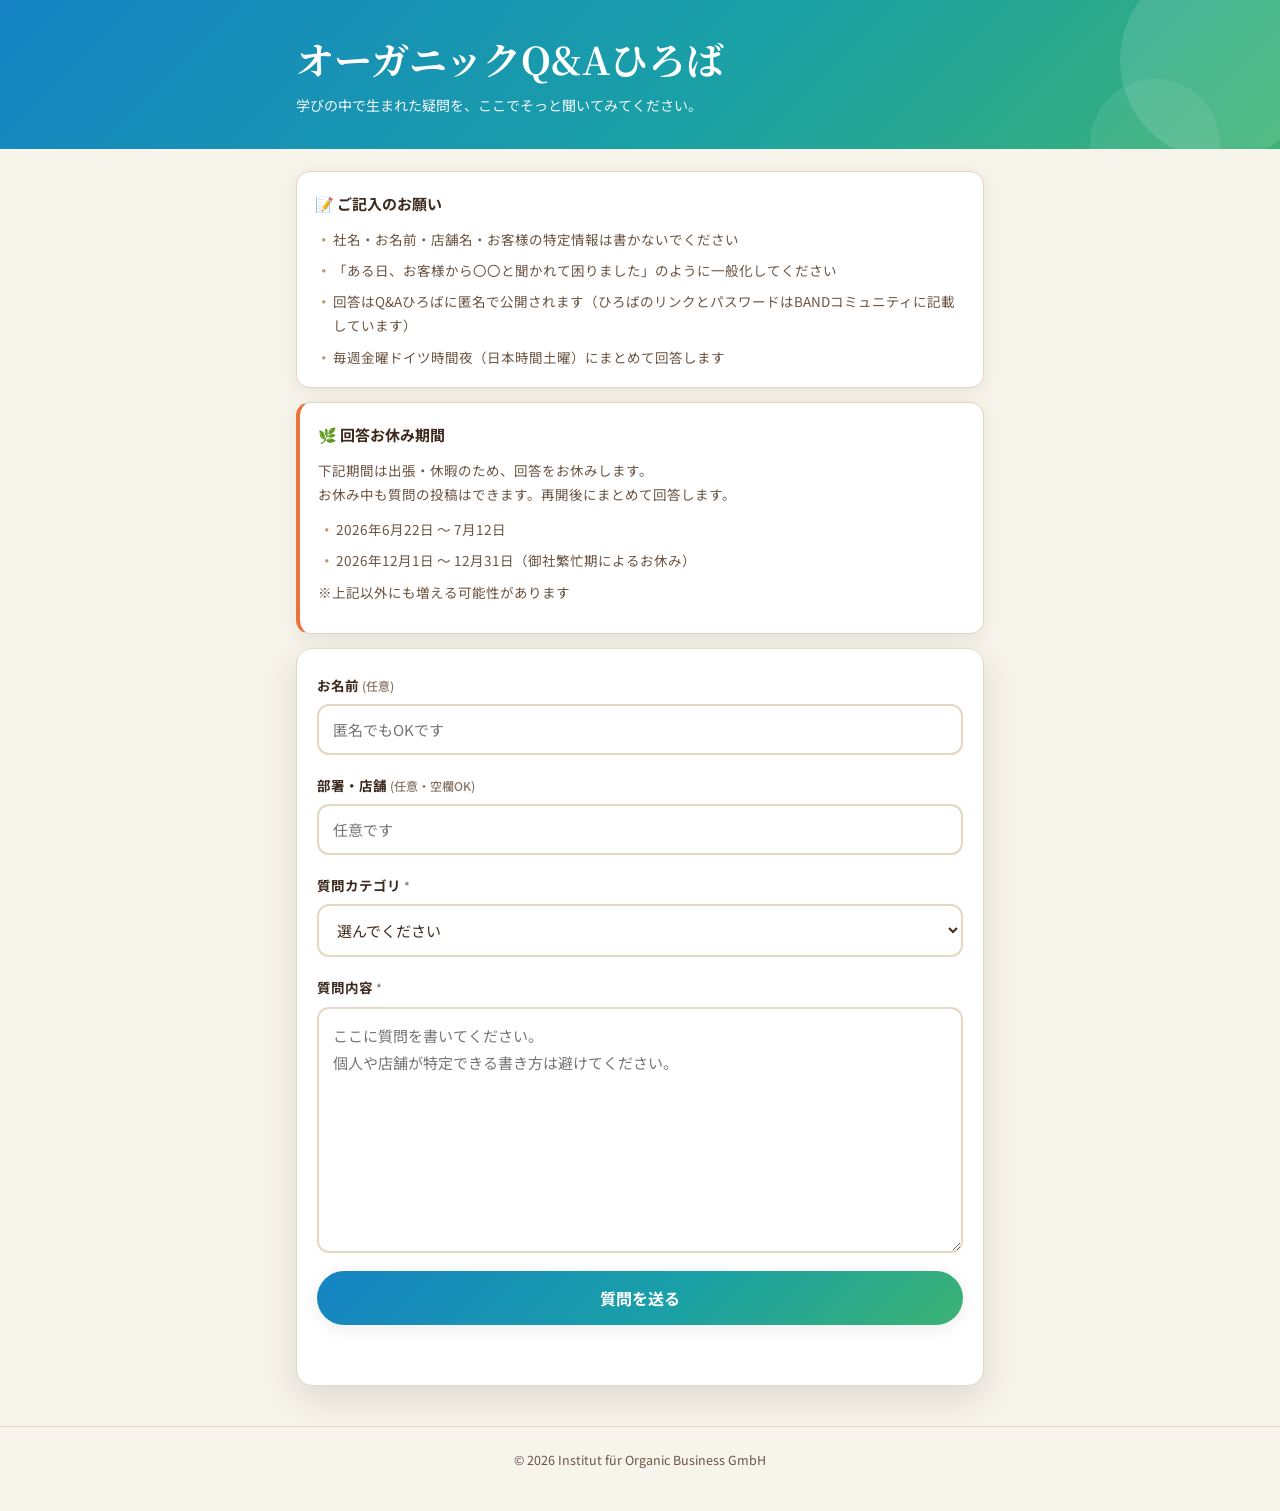
<file: index.html>
<!DOCTYPE html>
<html lang="ja">
<head>
<meta charset="UTF-8">
<meta name="viewport" content="width=device-width, initial-scale=1.0, viewport-fit=cover">
<meta name="robots" content="noindex, nofollow">
<title>オーガニックQ&Aひろば｜質問する</title>
<meta name="theme-color" content="#1583c4">
<link rel="preconnect" href="https://fonts.googleapis.com">
<link rel="preconnect" href="https://fonts.gstatic.com" crossorigin>
<link href="https://fonts.googleapis.com/css2?family=Noto+Sans+JP:wght@400;500;700&family=Noto+Serif+JP:wght@600;700&display=swap" rel="stylesheet">
<style>
  :root{
    --blue:#1583c4; --blue-dark:#0f6ba3;
    --cream:#f7f4ec; --card:#fff;
    --brown:#3d2a1e; --brown-mid:#6b5544; --brown-soft:#8a7565;
    --tan:#b89a6f; --tan-line:#e3d8c4; --orange:#e8743c;
    --shadow:0 4px 18px rgba(61,42,30,.08); --shadow-lg:0 12px 36px rgba(61,42,30,.14);
  }
  *{box-sizing:border-box;margin:0;padding:0}
  body{font-family:"Noto Sans JP",sans-serif;background:var(--cream);color:var(--brown);line-height:1.8;-webkit-font-smoothing:antialiased;padding-bottom:env(safe-area-inset-bottom);}
  .serif{font-family:"Noto Serif JP",serif;}
  a{color:var(--blue-dark);}
  .hidden{display:none !important;}

  .wrap{max-width:720px;margin:0 auto;padding:0 16px;}

  /* ヘッダー（ワクワク・グラデ） */
  header{position:relative;overflow:hidden;color:#fff;padding:calc(34px + env(safe-area-inset-top)) 22px 30px;
    background:linear-gradient(135deg,#1583c4 0%,#1aa0a6 55%,#3bb273 100%);}
  header::after{content:"";position:absolute;right:-40px;top:-40px;width:200px;height:200px;border-radius:50%;background:rgba(255,255,255,.12);}
  header::before{content:"";position:absolute;right:60px;bottom:-60px;width:130px;height:130px;border-radius:50%;background:rgba(255,255,255,.08);}
  header h1{font-size:clamp(24px,6.4vw,38px);font-weight:700;line-height:1.3;position:relative;}
  header .lead{font-size:14px;opacity:.95;margin-top:10px;max-width:560px;position:relative;}
  header .archive-link{display:inline-block;margin-top:16px;background:rgba(255,255,255,.2);border:1px solid rgba(255,255,255,.4);border-radius:999px;padding:7px 18px;font-size:13px;font-weight:700;color:#fff;text-decoration:none;position:relative;}

  main{padding:22px 0 40px;}

  /* お知らせカード */
  .notice{background:var(--card);border:1px solid var(--tan-line);border-radius:14px;box-shadow:var(--shadow);padding:18px 18px;margin-bottom:14px;}
  .notice h2{font-size:15px;font-weight:700;margin-bottom:10px;color:var(--brown);}
  .notice ul{list-style:none;display:grid;gap:7px;}
  .notice li{font-size:13.5px;color:var(--brown-mid);padding-left:18px;position:relative;}
  .notice li:before{content:"・";position:absolute;left:2px;color:var(--tan);font-weight:700;}
  .notice-vacation{border-left:4px solid var(--orange);}
  .notice-vacation p{font-size:13.5px;color:var(--brown-mid);margin-bottom:10px;}
  .notice-footnote{font-size:12px;color:var(--brown-soft);margin-top:8px;}

  /* フォーム */
  .form{background:var(--card);border:1px solid var(--tan-line);border-radius:16px;box-shadow:var(--shadow-lg);padding:24px 20px;margin-top:4px;display:grid;gap:18px;}
  .field{display:grid;gap:7px;}
  .field .label{font-size:13.5px;font-weight:700;color:var(--brown);}
  .field .label em{font-style:normal;font-weight:500;color:var(--brown-soft);font-size:12px;}
  .field input,.field select,.field textarea{width:100%;border:2px solid var(--tan-line);border-radius:12px;padding:13px 14px;font-family:inherit;font-size:15px;color:var(--brown);background:#fff;outline:none;transition:border .15s;}
  .field input:focus,.field select:focus,.field textarea:focus{border-color:var(--blue);}
  .field textarea{resize:vertical;line-height:1.8;}
  .btn-primary{border:none;border-radius:999px;padding:15px;font-family:inherit;font-size:16px;font-weight:700;color:#fff;cursor:pointer;background:linear-gradient(135deg,#1583c4 0%,#1aa0a6 55%,#3bb273 100%);box-shadow:var(--shadow);transition:opacity .15s;}
  .btn-primary:disabled{opacity:.55;cursor:default;}
  .status{font-size:13px;min-height:18px;text-align:center;}
  .status.error{color:#c0392b;}
  .status.loading{color:var(--brown-soft);}

  /* 送信後のお礼 */
  .thanks{background:var(--card);border:1px solid var(--tan-line);border-radius:16px;box-shadow:var(--shadow-lg);padding:34px 22px;text-align:center;margin-top:4px;}
  .thanks h2{font-size:19px;font-weight:700;margin-bottom:12px;}
  .thanks p{font-size:14px;color:var(--brown-mid);margin-bottom:20px;}
  .btn-secondary{border:1.5px solid var(--tan-line);background:#fff;border-radius:999px;padding:12px 24px;font-family:inherit;font-size:14px;font-weight:700;color:var(--brown-mid);cursor:pointer;}

  footer{border-top:1px solid var(--tan-line);text-align:center;padding:22px 18px 40px;color:var(--brown-mid);font-size:12.5px;}

  @media(max-width:600px){
    .wrap{padding:0 13px;}
    .form{padding:20px 16px;}
  }
</style>
</head>
<body>

<header>
  <div class="wrap">
    <h1 class="serif">オーガニックQ&Aひろば</h1>
    <p class="lead">学びの中で生まれた疑問を、ここでそっと聞いてみてください。</p>
  </div>
</header>

<main>
  <div class="wrap">

    <section class="notice">
      <h2>📝 ご記入のお願い</h2>
      <ul>
        <li>社名・お名前・店舗名・お客様の特定情報は書かないでください</li>
        <li>「ある日、お客様から〇〇と聞かれて困りました」のように一般化してください</li>
        <li>回答はQ&Aひろばに匿名で公開されます（ひろばのリンクとパスワードはBANDコミュニティに記載しています）</li>
        <li>毎週金曜ドイツ時間夜（日本時間土曜）にまとめて回答します</li>
      </ul>
    </section>

    <section class="notice notice-vacation">
      <h2>🌿 回答お休み期間</h2>
      <p>下記期間は出張・休暇のため、回答をお休みします。<br>
      お休み中も質問の投稿はできます。再開後にまとめて回答します。</p>
      <ul>
        <li>2026年6月22日 〜 7月12日</li>
        <li>2026年12月1日 〜 12月31日（御社繁忙期によるお休み）</li>
      </ul>
      <p class="notice-footnote">※上記以外にも増える可能性があります</p>
    </section>

    <form id="qaForm" class="form" novalidate>
      <label class="field">
        <span class="label">お名前 <em>(任意)</em></span>
        <input type="text" name="name" placeholder="匿名でもOKです" autocomplete="off">
      </label>

      <label class="field">
        <span class="label">部署・店舗 <em>(任意・空欄OK)</em></span>
        <input type="text" name="department" placeholder="任意です" autocomplete="off">
      </label>

      <label class="field">
        <span class="label">質問カテゴリ <em>*</em></span>
        <select name="category" required>
          <option value="">選んでください</option>
          <option value="メールレッスンの内容について">メールレッスンの内容について</option>
          <option value="オーガニックの基礎知識">オーガニックの基礎知識</option>
          <option value="お客様への説明で困ったこと">お客様への説明で困ったこと</option>
          <option value="売場・商品について">売場・商品について</option>
          <option value="その他">その他</option>
        </select>
      </label>

      <label class="field">
        <span class="label">質問内容 <em>*</em></span>
        <textarea name="question" rows="8" required placeholder="ここに質問を書いてください。&#10;個人や店舗が特定できる書き方は避けてください。"></textarea>
      </label>

      <button type="submit" id="submitBtn" class="btn-primary">質問を送る</button>
      <p id="status" class="status" role="status" aria-live="polite"></p>
    </form>

    <div id="thanks" class="thanks hidden">
      <h2>ご質問ありがとうございます🌱</h2>
      <p>毎週金曜ドイツ時間夜（日本時間土曜）にまとめて回答します。<br>
      回答はQ&Aひろばで公開されますので、お楽しみに。</p>
      <button type="button" class="btn-secondary" onclick="location.reload()">もう一度質問する</button>
    </div>

  </div>
</main>

<footer>
  <div>© <span id="y"></span> Institut für Organic Business GmbH</div>
</footer>

<script>
  document.getElementById('y').textContent =
    new Date().toLocaleString('ja-JP',{timeZone:'Asia/Tokyo',year:'numeric'}).replace(/[^0-9]/g,'');
</script>
<script src="assets/config.js"></script>
<script src="assets/form.js"></script>
</body>
</html>
</file>
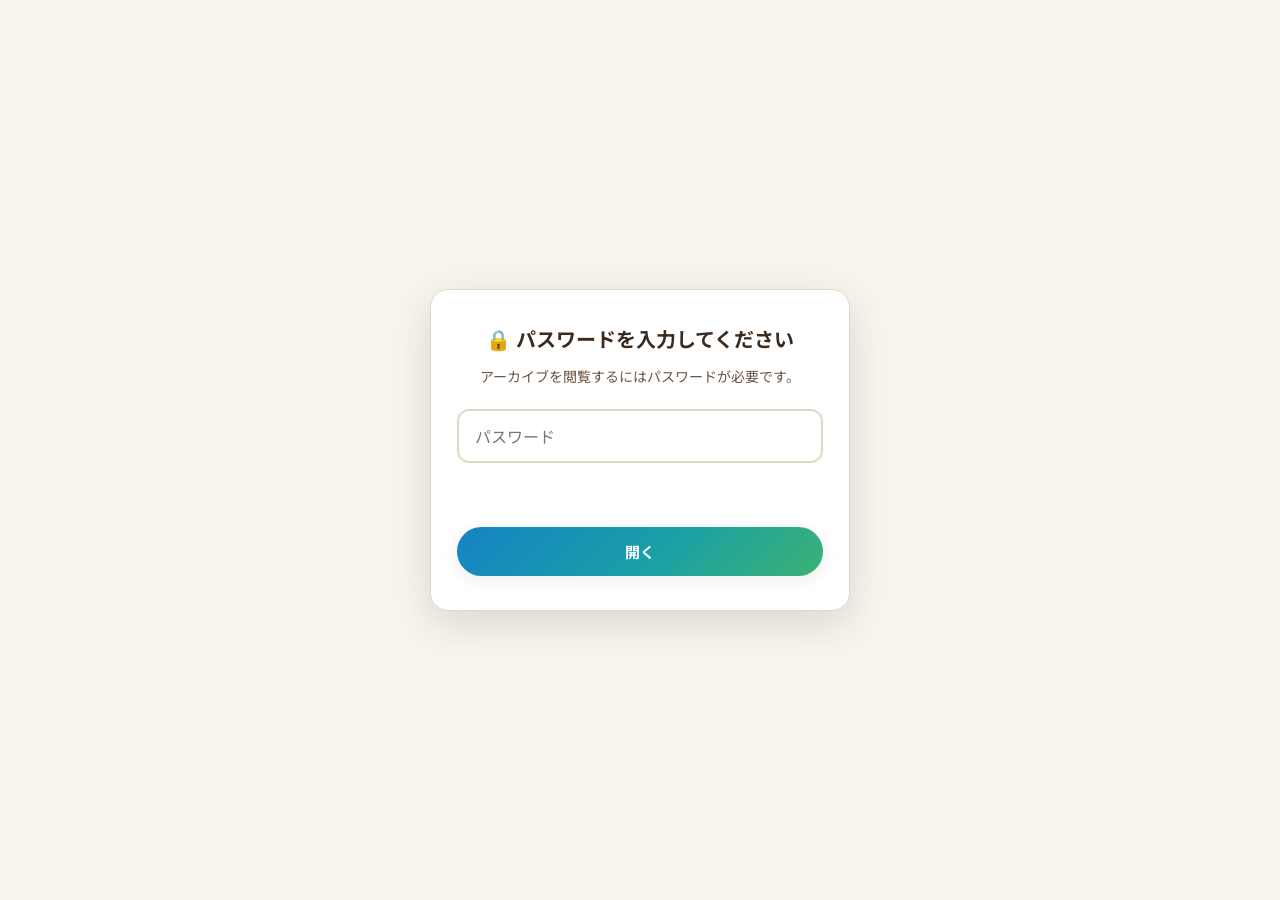
<file: archive/index.html>
<!DOCTYPE html>
<html lang="ja">
<head>
<meta charset="UTF-8">
<meta name="viewport" content="width=device-width, initial-scale=1.0, viewport-fit=cover">
<meta name="robots" content="noindex, nofollow">
<title>オーガニックQ&Aひろば｜アーカイブ</title>
<meta name="theme-color" content="#1583c4">
<link rel="preconnect" href="https://fonts.googleapis.com">
<link rel="preconnect" href="https://fonts.gstatic.com" crossorigin>
<link href="https://fonts.googleapis.com/css2?family=Noto+Sans+JP:wght@400;500;700&family=Noto+Serif+JP:wght@600;700&display=swap" rel="stylesheet">
<style>
  :root{
    --blue:#1583c4; --blue-dark:#0f6ba3;
    --cream:#f7f4ec; --card:#fff;
    --brown:#3d2a1e; --brown-mid:#6b5544; --brown-soft:#8a7565;
    --tan:#b89a6f; --tan-line:#e3d8c4; --orange:#e8743c;
    --shadow:0 4px 18px rgba(61,42,30,.08); --shadow-lg:0 12px 36px rgba(61,42,30,.14);
  }
  *{box-sizing:border-box;margin:0;padding:0}
  body{font-family:"Noto Sans JP",sans-serif;background:var(--cream);color:var(--brown);line-height:1.8;-webkit-font-smoothing:antialiased;padding-bottom:env(safe-area-inset-bottom);}
  .serif{font-family:"Noto Serif JP",serif;}
  a{color:var(--blue-dark);}
  .hidden{display:none !important;}

  .wrap{max-width:860px;margin:0 auto;padding:0 16px;}

  /* 鍵画面 */
  .lock-wrap{min-height:100vh;display:flex;align-items:center;justify-content:center;padding:24px;}
  .lock{background:var(--card);border:1px solid var(--tan-line);border-radius:18px;box-shadow:var(--shadow-lg);padding:34px 26px;max-width:420px;width:100%;text-align:center;}
  .lock h1{font-size:20px;font-weight:700;line-height:1.5;margin-bottom:10px;}
  .lock p{font-size:14px;color:var(--brown-mid);margin-bottom:20px;}
  .lock input{width:100%;border:2px solid var(--tan-line);border-radius:12px;padding:13px 16px;font-family:inherit;font-size:16px;color:var(--brown);background:#fff;outline:none;transition:border .15s;}
  .lock input:focus{border-color:var(--blue);}
  .lock .btn{margin-top:14px;width:100%;border:none;border-radius:999px;padding:14px;font-family:inherit;font-size:15px;font-weight:700;color:#fff;cursor:pointer;background:linear-gradient(135deg,#1583c4 0%,#1aa0a6 55%,#3bb273 100%);box-shadow:var(--shadow);}
  .lock .status{margin-top:12px;font-size:13px;min-height:18px;}
  .lock .status.error{color:#c0392b;}
  .lock .status.loading{color:var(--brown-soft);}

  /* ヘッダー（ワクワク・グラデ） */
  header{position:relative;overflow:hidden;color:#fff;padding:calc(34px + env(safe-area-inset-top)) 22px 30px;
    background:linear-gradient(135deg,#1583c4 0%,#1aa0a6 55%,#3bb273 100%);}
  header::after{content:"";position:absolute;right:-40px;top:-40px;width:200px;height:200px;border-radius:50%;background:rgba(255,255,255,.12);}
  header::before{content:"";position:absolute;right:60px;bottom:-60px;width:130px;height:130px;border-radius:50%;background:rgba(255,255,255,.08);}
  header h1{font-size:clamp(24px,6.4vw,38px);font-weight:700;line-height:1.3;position:relative;}
  header .lead{font-size:14px;opacity:.95;margin-top:10px;max-width:560px;position:relative;}
  header .count{display:inline-block;margin-top:14px;background:rgba(255,255,255,.2);border:1px solid rgba(255,255,255,.35);border-radius:999px;padding:5px 16px;font-size:13px;font-weight:700;position:relative;}

  /* 検索バー（スティッキー） */
  .searchbar{position:sticky;top:0;z-index:20;background:var(--cream);padding:14px 0 8px;margin-top:6px;}
  .search-in{position:relative;}
  .search-in input{width:100%;border:2px solid var(--tan-line);border-radius:999px;padding:13px 44px 13px 44px;font-family:inherit;font-size:15px;color:var(--brown);background:#fff;outline:none;transition:border .15s;}
  .search-in input:focus{border-color:var(--blue);}
  .search-in .mag{position:absolute;left:16px;top:50%;transform:translateY(-50%);color:var(--brown-soft);}
  .search-in .clr{position:absolute;right:12px;top:50%;transform:translateY(-50%);border:none;background:#efe7d9;color:var(--brown-mid);width:26px;height:26px;border-radius:50%;cursor:pointer;font-size:15px;line-height:1;display:none;}

  /* テーマチップ（横スクロール） */
  .chips{display:flex;gap:8px;overflow-x:auto;padding:6px 0 10px;-webkit-overflow-scrolling:touch;scrollbar-width:none;}
  .chips::-webkit-scrollbar{display:none;}
  .chip{flex:none;border:1.5px solid var(--tan-line);background:#fff;color:var(--brown-mid);border-radius:999px;padding:8px 15px;font-size:13px;font-weight:600;font-family:inherit;cursor:pointer;white-space:nowrap;display:flex;align-items:center;gap:7px;transition:all .15s;}
  .chip .dot{width:9px;height:9px;border-radius:50%;background:var(--tan);}
  .chip .n{font-size:11px;opacity:.7;font-weight:700;}
  .chip.on{color:#fff;border-color:transparent;box-shadow:var(--shadow);}
  .chip.on .dot{background:rgba(255,255,255,.85);}
  .chip.on .n{opacity:.85;}

  /* コントロール行（並び順・管理用） */
  .controls{display:flex;align-items:center;justify-content:space-between;gap:12px;flex-wrap:wrap;margin:2px 2px 0;}
  .controls select{border:1.5px solid var(--tan-line);background:#fff;color:var(--brown-mid);border-radius:999px;padding:7px 14px;font-family:inherit;font-size:12.5px;font-weight:600;outline:none;cursor:pointer;}
  .draft-toggle{display:flex;align-items:center;gap:7px;font-size:12px;color:var(--brown-soft);cursor:pointer;}

  .resnum{font-size:12.5px;color:var(--brown-soft);margin:10px 2px 12px;font-weight:600;}

  /* Q&Aカード */
  #list{display:grid;gap:12px;padding-bottom:30px;}
  .qa{background:var(--card);border:1px solid var(--tan-line);border-left:4px solid var(--tan);border-radius:0 13px 13px 0;box-shadow:var(--shadow);overflow:hidden;}
  .qa summary{list-style:none;cursor:pointer;padding:16px 46px 16px 18px;position:relative;}
  .qa summary::-webkit-details-marker{display:none;}
  .qa .toprow{display:flex;align-items:center;gap:8px;margin-bottom:9px;flex-wrap:wrap;}
  .qa .tag{display:inline-block;font-size:10.5px;font-weight:700;color:#fff;padding:2px 10px;border-radius:999px;}
  .qa .date{font-size:11px;color:var(--brown-soft);font-weight:600;}
  .qa .draftbadge{font-size:10px;font-weight:700;color:#fff;background:#c98a3c;padding:2px 8px;border-radius:999px;}
  .qa .qz{display:flex;gap:9px;}
  .qa .qmark{flex:none;font-family:"Noto Serif JP",serif;font-weight:700;color:var(--orange);font-size:17px;line-height:1.4;}
  .qa .qtext{font-size:14.5px;font-weight:600;color:var(--brown);line-height:1.65;}
  .qa summary:after{content:"＋";position:absolute;right:16px;top:18px;color:var(--tan);font-weight:700;font-size:19px;transition:transform .2s;}
  .qa[open] summary:after{content:"−";color:var(--orange);}
  .qa .ans{border-top:1px dashed var(--tan-line);margin:0 18px;padding:14px 0 18px;}
  .qa .ans .az{display:flex;gap:9px;}
  .qa .ans .amark{flex:none;font-size:16px;}
  .qa .ans .atext{font-size:13.5px;color:var(--brown-mid);line-height:1.85;white-space:pre-wrap;}
  .qa .ans .atext.empty{color:var(--brown-soft);font-style:italic;}
  mark{background:#ffe7a8;color:inherit;padding:0 1px;border-radius:3px;}

  .empty{text-align:center;color:var(--brown-soft);font-size:14px;padding:50px 20px;}
  .empty .big{font-size:34px;margin-bottom:10px;}

  footer{border-top:1px solid var(--tan-line);text-align:center;padding:24px 18px 40px;color:var(--brown-mid);font-size:12.5px;}

  @media(max-width:600px){
    .wrap{padding:0 13px;}
    .qa summary{padding:15px 42px 15px 15px;}
    .qa .ans{margin:0 15px;}
  }
</style>
</head>
<body>

<!-- 鍵画面 -->
<main id="lockScreen" class="lock-wrap">
  <div class="lock">
    <h1>🔒 パスワードを入力してください</h1>
    <p>アーカイブを閲覧するにはパスワードが必要です。</p>
    <form id="lockForm">
      <input type="password" id="passwordInput" placeholder="パスワード" autocomplete="current-password" required>
      <p id="lockStatus" class="status" role="status" aria-live="polite"></p>
      <button type="submit" class="btn">開く</button>
    </form>
  </div>
</main>

<!-- アーカイブ本体 -->
<div id="archiveScreen" class="hidden">
  <header>
    <div class="wrap">
      <h1 class="serif">オーガニックQ&Aひろば</h1>
      <p class="lead">これまでに寄せられた質問と、レムケなつこ＆仲間たちの回答を集めました。あなたの「？」も、きっとここに。</p>
      <span class="count" id="count">— 件のQ&A</span>
    </div>
  </header>

  <div class="wrap">
    <div class="searchbar">
      <div class="search-in">
        <svg class="mag" width="18" height="18" viewBox="0 0 24 24" fill="none" stroke="currentColor" stroke-width="2"><circle cx="11" cy="11" r="7"/><path d="M21 21l-4.3-4.3"/></svg>
        <input id="searchInput" type="search" placeholder="キーワードで検索（例：農薬、認証、コスメ…）" autocomplete="off">
        <button class="clr" id="clrBtn" aria-label="クリア">×</button>
      </div>
      <div class="chips" id="chips"></div>
      <div class="controls">
        <select id="sortOrder">
          <option value="desc">新しい順</option>
          <option value="asc">古い順</option>
        </select>
        <label class="draft-toggle">
          <input type="checkbox" id="showDrafts">
          <span>未公開の下書きも表示（管理用）</span>
        </label>
      </div>
    </div>

    <div class="resnum" id="resnum"></div>
    <div id="list"></div>
    <div id="emptyState" class="empty hidden"><div class="big">🌱</div>該当するQ&Aが見つかりませんでした。<br>キーワードやテーマを変えてみてください。</div>
  </div>

  <footer>
    <div>© <span id="y"></span> Institut für Organic Business GmbH</div>
  </footer>
</div>

<script src="../assets/config.js"></script>
<script src="../assets/archive.js"></script>
</body>
</html>
</file>
